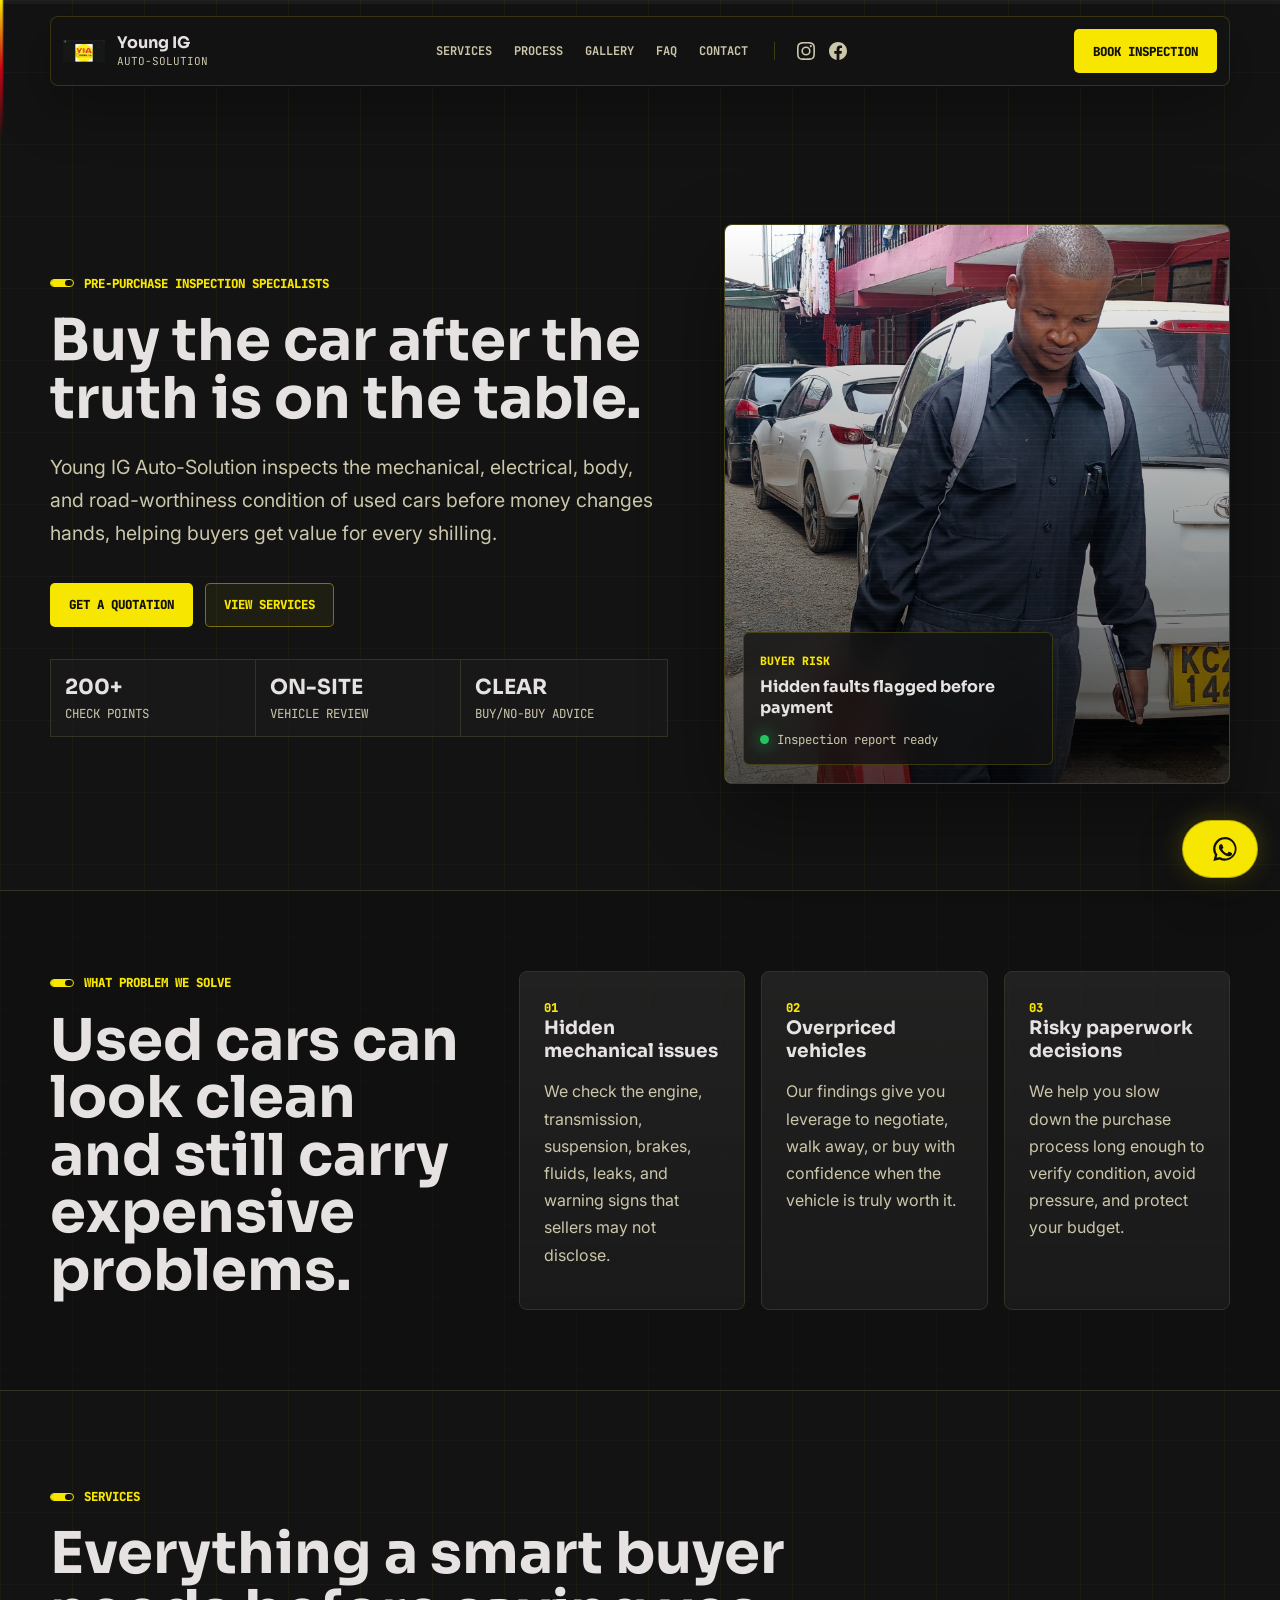
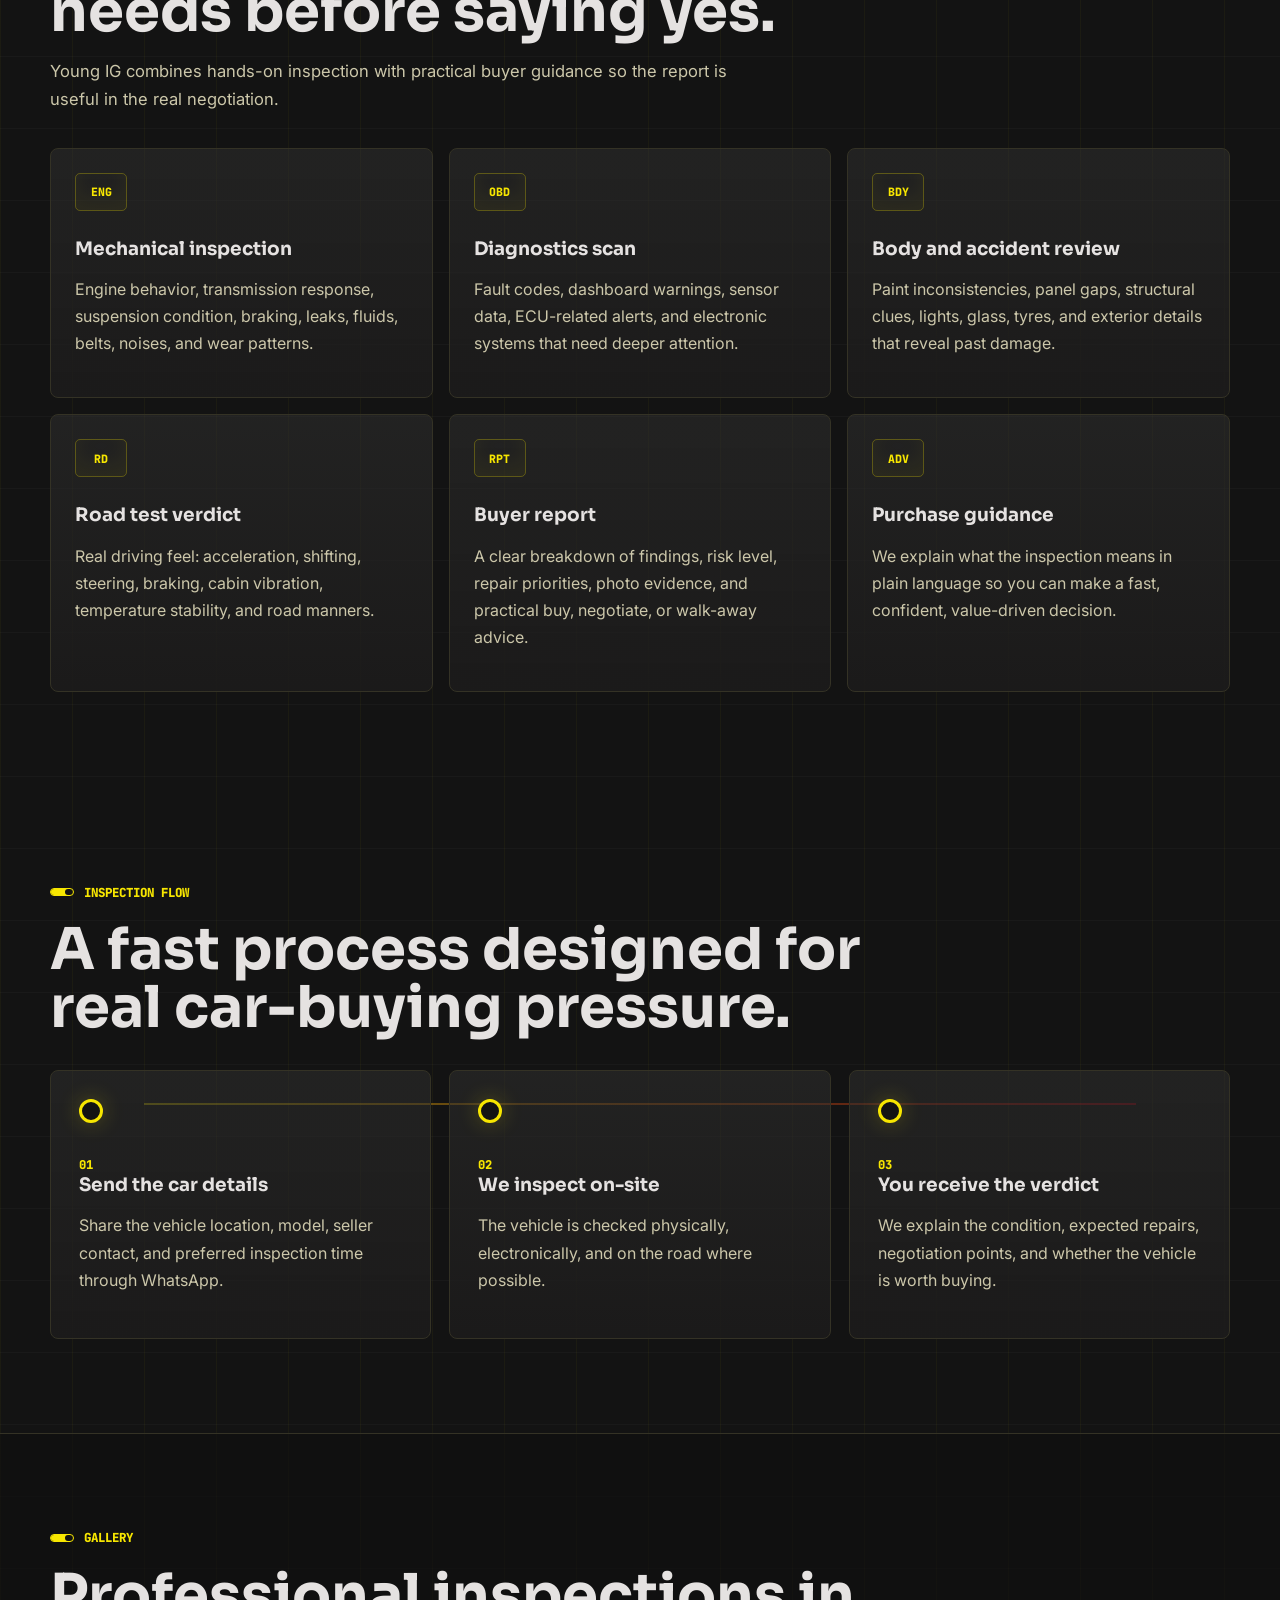
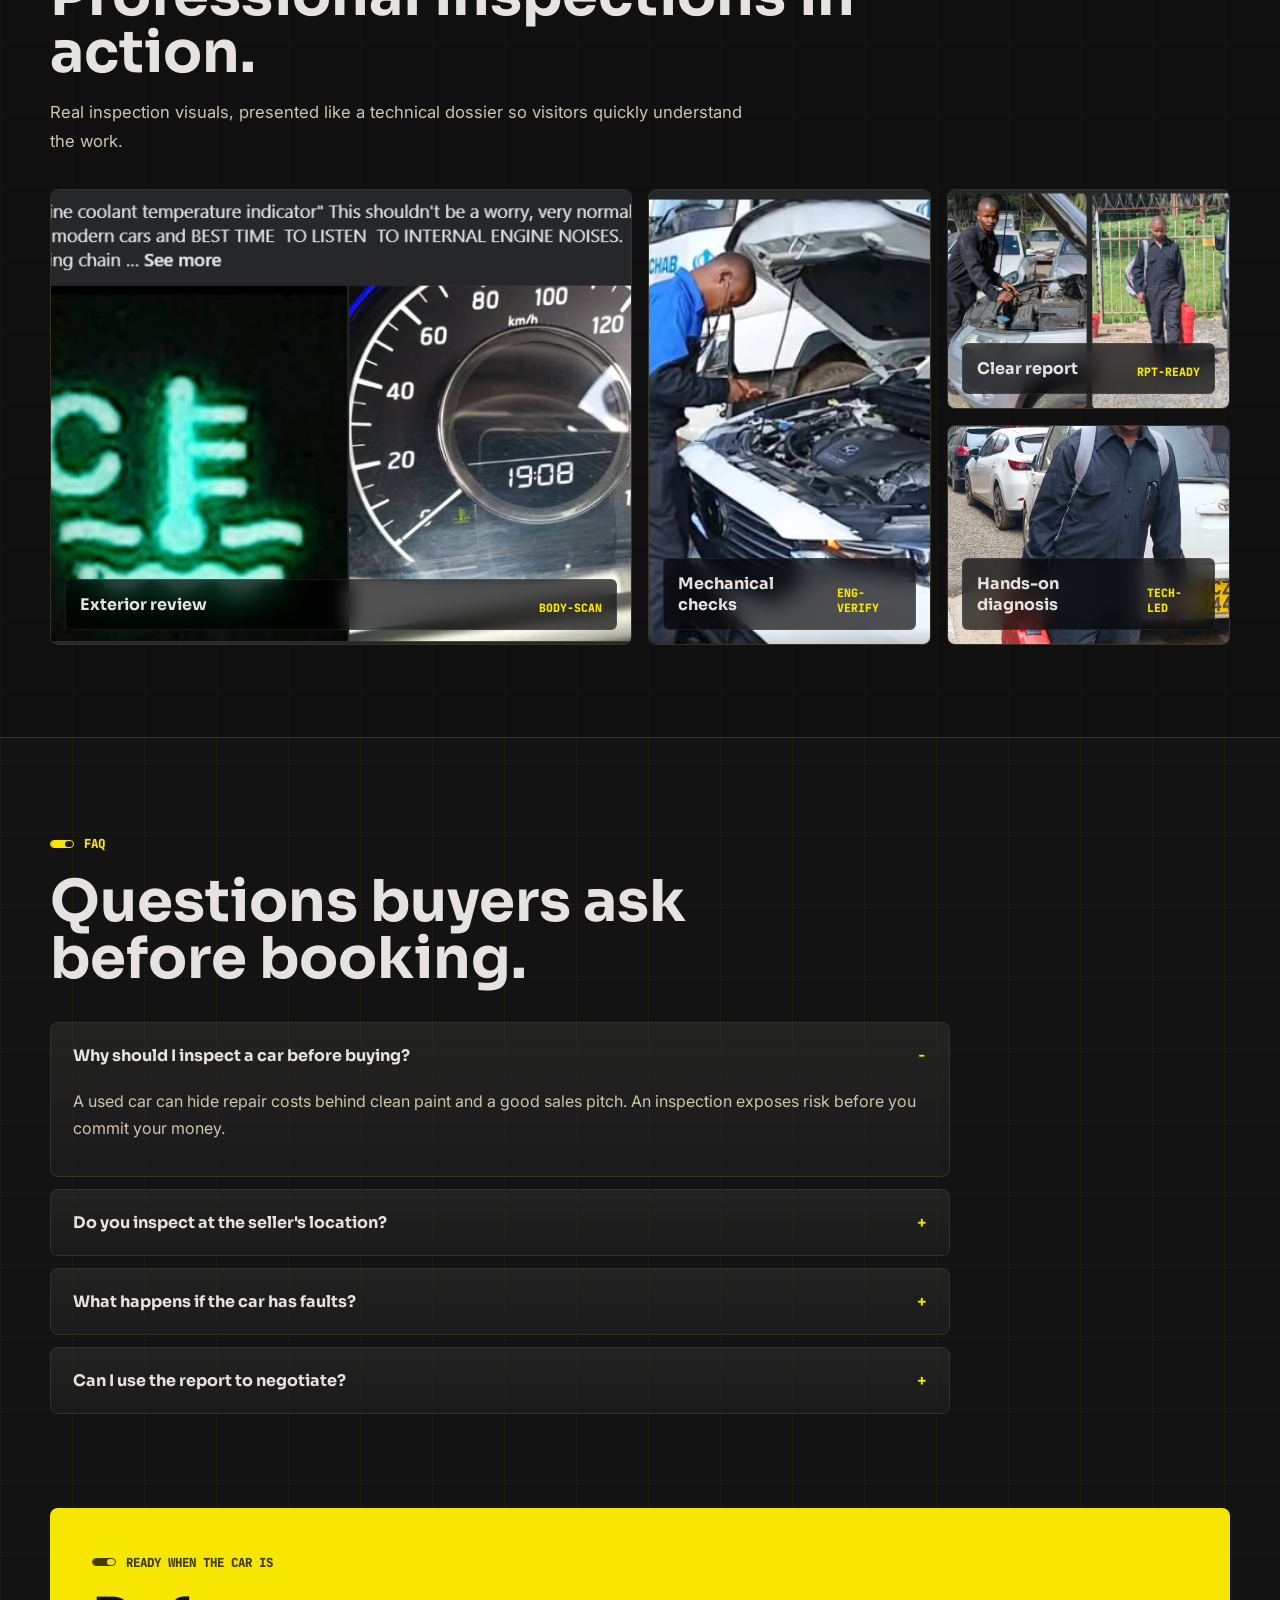
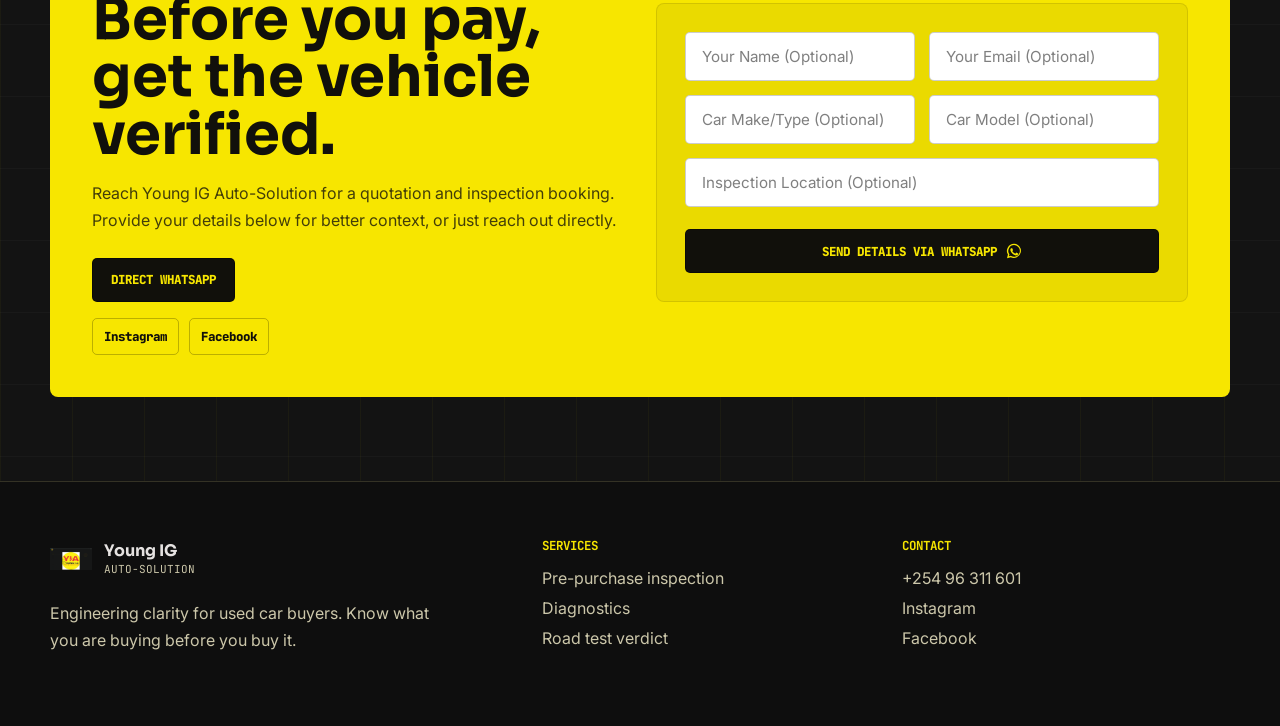
<file: index.html>
<!DOCTYPE html>
<html lang="en">
<head>
  <meta charset="UTF-8">
  <meta name="viewport" content="width=device-width, initial-scale=1.0">
  <link rel="icon" type="image/png" href="./media/Logo.png?v=2">
  <title>Young IG Auto-Solution | Car Pre-Purchase Inspection in Kenya</title>
  <meta name="description" content="Young IG Auto-Solution helps used car buyers avoid costly mistakes through expert pre-purchase inspection, diagnostics, road tests, body checks, and clear buying reports.">
  <meta name="keywords" content="car pre-purchase inspection Kenya, used car inspection Nairobi, Young IG Auto-Solution, vehicle inspection, car diagnostics Kenya">
  <meta property="og:title" content="Young IG Auto-Solution">
  <meta property="og:description" content="Know the real condition of a car before you pay. Expert pre-purchase inspections, diagnostics, road tests, and buying reports.">
  <meta property="og:type" content="website">
  <meta property="og:image" content="media/Mech_.jpg">
  <link rel="preconnect" href="https://fonts.googleapis.com">
  <link rel="preconnect" href="https://fonts.gstatic.com" crossorigin>
  <link href="https://fonts.googleapis.com/css2?family=Inter:wght@400;500;600;700&family=JetBrains+Mono:wght@500;700&family=Sora:wght@600;700;800&display=swap" rel="stylesheet">
  <link rel="stylesheet" href="styles.css">
  <!-- Vercel Web Analytics -->
  <script defer src="https://cdn.vercel-insights.com/v1/script.js"></script>
</head>
<body>
  <div class="ignition-line" aria-hidden="true"></div>
  <div class="speed-progress" aria-hidden="true"><span></span></div>
  <div class="scroll-car" aria-hidden="true">
    <svg xmlns="http://www.w3.org/2000/svg" viewBox="0 0 640 512" width="70" height="50" fill="var(--yellow)">
      <path d="M280 48L110.1 161.2C98.4 169 91.1 182.2 88.5 196.4L73.1 280H32c-17.7 0-32 14.3-32 32v64c0 17.7 14.3 32 32 32h16.5c10.4 44.8 51 78.4 99.5 78.4s89.1-33.6 99.5-78.4H424.5c10.4 44.8 51 78.4 99.5 78.4s89.1-33.6 99.5-78.4H608c17.7 0 32-14.3 32-32v-64c0-44.2-35.8-80-80-80H560.8c-9.1-40.4-44-72.2-86.8-77.9l-58.6-29.3C386 117.7 348 104.9 308.2 104.9L280 48zm-8 416c-26.5 0-48-21.5-48-48s21.5-48 48-48 48 21.5 48 48-21.5 48-48 48zm256 0c-26.5 0-48-21.5-48-48s21.5-48 48-48 48 21.5 48 48-21.5 48-48 48zm-413.5-240l14.6-79.3c1.3-7.1 5-13.7 10.8-17.6L240 76.8l20.4 40.8c-28.5 6.7-55.6 18.5-80.4 34.6L114.5 224H88l26.5-144zM320 288H152l19.5-106.1c25.4-15.6 54.1-26.6 84.1-31.9H320v138z"/>
    </svg>
  </div>

  <header class="site-header" data-reveal>
    <a class="brand" href="#home" aria-label="Young IG Auto-Solution home">
      <img src="media/Logo.png" alt="Young IG Logo" class="brand-logo">
      <span>
        <strong>Young IG</strong>
        <small>Auto-Solution</small>
      </span>
    </a>
    <button class="nav-toggle" type="button" aria-label="Open navigation" aria-expanded="false">
      <span></span><span></span><span></span>
    </button>
    <nav class="nav-links" aria-label="Primary navigation">
      <a href="#services">Services</a>
      <a href="#process">Process</a>
      <a href="#gallery">Gallery</a>
      <a href="#faq">FAQ</a>
      <a href="#contact">Contact</a>
      <div class="nav-socials">
        <a href="https://www.instagram.com/wahome_i/" target="_blank" rel="noopener" aria-label="Instagram">
          <svg viewBox="0 0 24 24" aria-hidden="true">
            <path d="M12 2.163c3.204 0 3.584.012 4.85.07 3.252.148 4.771 1.691 4.919 4.919.058 1.265.069 1.645.069 4.849 0 3.205-.012 3.584-.069 4.849-.149 3.225-1.664 4.771-4.919 4.919-1.266.058-1.644.07-4.85.07-3.204 0-3.584-.012-4.849-.07-3.26-.149-4.771-1.699-4.919-4.92-.058-1.265-.07-1.644-.07-4.849 0-3.204.013-3.583.07-4.849.149-3.227 1.664-4.771 4.919-4.919 1.266-.057 1.645-.069 4.849-.069zM12 0C8.741 0 8.333.014 7.053.072 2.695.272.273 2.69.073 7.052.014 8.333 0 8.741 0 12c0 3.259.014 3.668.072 4.948.2 4.358 2.618 6.78 6.98 6.98C8.333 23.986 8.741 24 12 24c3.259 0 3.668-.014 4.948-.072 4.354-.2 6.782-2.618 6.979-6.98.059-1.28.073-1.689.073-4.948 0-3.259-.014-3.667-.072-4.947-.196-4.354-2.617-6.78-6.979-6.98C15.668.014 15.259 0 12 0zm0 5.838a6.162 6.162 0 100 12.324 6.162 6.162 0 000-12.324zM12 16a4 4 0 110-8 4 4 0 010 8zm6.406-11.845a1.44 1.44 0 100 2.881 1.44 1.44 0 000-2.881z"/>
          </svg>
        </a>
        <a href="https://www.facebook.com/ian.wahome.58" target="_blank" rel="noopener" aria-label="Facebook">
          <svg viewBox="0 0 24 24" aria-hidden="true">
            <path d="M24 12.073c0-6.627-5.373-12-12-12s-12 5.373-12 12c0 5.99 4.388 10.954 10.125 11.854v-8.385H7.078v-3.469h3.047V9.43c0-3.007 1.792-4.669 4.533-4.669 1.312 0 2.686.235 2.686.235v2.953H15.83c-1.491 0-1.956.925-1.956 1.874v2.25h3.328l-.532 3.469h-2.796v8.385C19.612 23.027 24 18.062 24 12.073z"/>
          </svg>
        </a>
      </div>
    </nav>
    <a class="header-cta" href="https://wa.me/254796311601?text=Hello%20Young%20IG%20Auto-Solution%2C%20I%20would%20like%20a%20quotation%20for%20a%20car%20pre-purchase%20inspection." target="_blank" rel="noopener">Book Inspection</a>
  </header>

  <main id="home">
    <section class="hero section-shell">
      <div class="hero-copy" data-reveal>
        <p class="eyebrow"><span></span> Pre-purchase inspection specialists</p>
        <h2>Buy the car after the truth is on the table.</h2>
        <p class="hero-lede">Young IG Auto-Solution inspects the mechanical, electrical, body, and road-worthiness condition of used cars before money changes hands, helping buyers get value for every shilling.</p>
        <div class="hero-actions">
          <a class="btn btn-primary" href="https://wa.me/254796311601?text=Hello%20Young%20IG%20Auto-Solution%2C%20I%20would%20like%20a%20quotation%20for%20a%20car%20pre-purchase%20inspection." target="_blank" rel="noopener">Get a Quotation</a>
          <a class="btn btn-ghost" href="#services">View Services</a>
        </div>
        <div class="trust-strip" aria-label="Inspection highlights">
          <span><b>200+</b> check points</span>
          <span><b>On-site</b> vehicle review</span>
          <span><b>Clear</b> buy/no-buy advice</span>
        </div>
      </div>

      <div class="hero-dashboard" data-reveal>
        <img src="media/Mech_.jpg" alt="Mechanic performing a Young IG vehicle inspection">
        <div class="scan-card scan-card-bottom">
          <small>BUYER RISK</small>
          <strong>Hidden faults flagged before payment</strong>
          <div class="status-row"><i></i><span>Inspection report ready</span></div>
        </div>
      </div>
    </section>

    <section class="problem-band" aria-label="Problems solved">
      <div class="section-shell problem-grid">
        <div data-reveal>
          <p class="eyebrow"><span></span> What problem we solve</p>
          <h2>Used cars can look clean and still carry expensive problems.</h2>
        </div>
        <div class="problem-cards">
          <article data-reveal>
            <span>01</span>
            <h3>Hidden mechanical issues</h3>
            <p>We check the engine, transmission, suspension, brakes, fluids, leaks, and warning signs that sellers may not disclose.</p>
          </article>
          <article data-reveal>
            <span>02</span>
            <h3>Overpriced vehicles</h3>
            <p>Our findings give you leverage to negotiate, walk away, or buy with confidence when the vehicle is truly worth it.</p>
          </article>
          <article data-reveal>
            <span>03</span>
            <h3>Risky paperwork decisions</h3>
            <p>We help you slow down the purchase process long enough to verify condition, avoid pressure, and protect your budget.</p>
          </article>
        </div>
      </div>
    </section>

    <section id="services" class="section-shell services">
      <div class="section-heading" data-reveal>
        <p class="eyebrow"><span></span> Services</p>
        <h2>Everything a smart buyer needs before saying yes.</h2>
        <p>Young IG combines hands-on inspection with practical buyer guidance so the report is useful in the real negotiation.</p>
      </div>
      <div class="service-grid">
        <article class="service-card" data-reveal>
          <div class="icon">ENG</div>
          <h3>Mechanical inspection</h3>
          <p>Engine behavior, transmission response, suspension condition, braking, leaks, fluids, belts, noises, and wear patterns.</p>
        </article>
        <article class="service-card" data-reveal>
          <div class="icon">OBD</div>
          <h3>Diagnostics scan</h3>
          <p>Fault codes, dashboard warnings, sensor data, ECU-related alerts, and electronic systems that need deeper attention.</p>
        </article>
        <article class="service-card" data-reveal>
          <div class="icon">BDY</div>
          <h3>Body and accident review</h3>
          <p>Paint inconsistencies, panel gaps, structural clues, lights, glass, tyres, and exterior details that reveal past damage.</p>
        </article>
        <article class="service-card" data-reveal>
          <div class="icon">RD</div>
          <h3>Road test verdict</h3>
          <p>Real driving feel: acceleration, shifting, steering, braking, cabin vibration, temperature stability, and road manners.</p>
        </article>
        <article class="service-card" data-reveal>
          <div class="icon">RPT</div>
          <h3>Buyer report</h3>
          <p>A clear breakdown of findings, risk level, repair priorities, photo evidence, and practical buy, negotiate, or walk-away advice.</p>
        </article>
        <article class="service-card" data-reveal>
          <div class="icon">ADV</div>
          <h3>Purchase guidance</h3>
          <p>We explain what the inspection means in plain language so you can make a fast, confident, value-driven decision.</p>
        </article>
      </div>
    </section>

    <section id="process" class="section-shell process">
      <div class="section-heading" data-reveal>
        <p class="eyebrow"><span></span> Inspection flow</p>
        <h2>A fast process designed for real car-buying pressure.</h2>
      </div>
      <div class="timeline">
        <article data-reveal>
          <span>01</span>
          <h3>Send the car details</h3>
          <p>Share the vehicle location, model, seller contact, and preferred inspection time through WhatsApp.</p>
        </article>
        <article data-reveal>
          <span>02</span>
          <h3>We inspect on-site</h3>
          <p>The vehicle is checked physically, electronically, and on the road where possible.</p>
        </article>
        <article data-reveal>
          <span>03</span>
          <h3>You receive the verdict</h3>
          <p>We explain the condition, expected repairs, negotiation points, and whether the vehicle is worth buying.</p>
        </article>
      </div>
    </section>

    <section id="gallery" class="gallery-section">
      <div class="section-shell">
        <div class="section-heading" data-reveal>
          <p class="eyebrow"><span></span> Gallery</p>
          <h2>Professional inspections in action.</h2>
          <p>Real inspection visuals, presented like a technical dossier so visitors quickly understand the work.</p>
        </div>
        <div class="gallery-grid">
          <figure class="gallery-item large" data-reveal>
            <img src="media/Screenshot 2026-07-08 121941.png" alt="Young IG car inspection documentation">
            <figcaption><b>Exterior review</b><span>BODY-SCAN</span></figcaption>
          </figure>
          <figure class="gallery-item tall" data-reveal>
            <img src="media/Screenshot 2026-07-08 122027.png" alt="Vehicle inspection close-up">
            <figcaption><b>Mechanical checks</b><span>ENG-VERIFY</span></figcaption>
          </figure>
          <figure class="gallery-item" data-reveal>
            <img src="media/Screenshot 2026-07-08 122105.png" alt="Inspection report and vehicle review">
            <figcaption><b>Clear report</b><span>RPT-READY</span></figcaption>
          </figure>
          <figure class="gallery-item" data-reveal>
            <img src="media/Mech_.jpg" alt="Mechanic inspecting a vehicle">
            <figcaption><b>Hands-on diagnosis</b><span>TECH-LED</span></figcaption>
          </figure>
        </div>
      </div>
    </section>

    <section id="faq" class="section-shell faq-section">
      <div class="section-heading" data-reveal>
        <p class="eyebrow"><span></span> FAQ</p>
        <h2>Questions buyers ask before booking.</h2>
      </div>
      <div class="faq-list" data-reveal>
        <details open>
          <summary>Why should I inspect a car before buying?</summary>
          <p>A used car can hide repair costs behind clean paint and a good sales pitch. An inspection exposes risk before you commit your money.</p>
        </details>
        <details>
          <summary>Do you inspect at the seller's location?</summary>
          <p>Yes. Share the vehicle location and timing through WhatsApp, and Young IG will guide you on availability and quotation.</p>
        </details>
        <details>
          <summary>What happens if the car has faults?</summary>
          <p>You receive a clear explanation of the faults, likely impact, repair priority, and whether to negotiate, pause, or walk away.</p>
        </details>
        <details>
          <summary>Can I use the report to negotiate?</summary>
          <p>Yes. The inspection findings help you discuss price from evidence instead of guesswork.</p>
        </details>
      </div>
    </section>

    <section id="contact" class="cta-panel section-shell" data-reveal>
      <div>
        <p class="eyebrow dark"><span></span> Ready when the car is</p>
        <h2>Before you pay, get the vehicle verified.</h2>
        <p>Reach Young IG Auto-Solution for a quotation and inspection booking. Provide your details below for better context, or just reach out directly.</p>
        <div class="cta-actions" style="justify-items: start; margin-top: 24px;">
          <a class="btn btn-dark" href="https://wa.me/254796311601?text=Hello%20Young%20IG%20Auto-Solution%2C%20I%20would%20like%20a%20quotation%20for%20a%20car%20pre-purchase%20inspection." target="_blank" rel="noopener">Direct WhatsApp</a>
          <div class="socials" aria-label="Social media links">
            <a href="https://www.instagram.com/wahome_i/" target="_blank" rel="noopener">Instagram</a>
            <a href="https://www.facebook.com/ian.wahome.58" target="_blank" rel="noopener">Facebook</a>
          </div>
        </div>
      </div>
      <div class="contact-form-wrapper">
        <form id="wa-contact-form" class="wa-form">
          <div class="form-row">
            <input type="text" id="wa-name" placeholder="Your Name (Optional)">
            <input type="email" id="wa-email" placeholder="Your Email (Optional)">
          </div>
          <div class="form-row">
            <input type="text" id="wa-make" placeholder="Car Make/Type (Optional)">
            <input type="text" id="wa-model" placeholder="Car Model (Optional)">
          </div>
          <input type="text" id="wa-location" placeholder="Inspection Location (Optional)">
          <button type="submit" class="btn btn-dark" style="width: 100%; margin-top: 8px;">
            Send details via WhatsApp
            <svg viewBox="0 0 32 32" aria-hidden="true" style="width:18px;height:18px;margin-left:8px;fill:currentColor;vertical-align:middle;">
              <path d="M16.04 3.2A12.65 12.65 0 0 0 5.23 22.4L3.6 28.8l6.56-1.56A12.65 12.65 0 1 0 16.04 3.2Zm0 2.35a10.3 10.3 0 0 1 8.78 15.68 10.3 10.3 0 0 1-13.8 3.58l-.47-.28-3.55.84.88-3.43-.31-.5A10.3 10.3 0 0 1 16.04 5.55Zm-4.4 5.34c-.23 0-.6.08-.91.43-.31.34-1.2 1.17-1.2 2.84 0 1.68 1.23 3.3 1.4 3.53.17.23 2.38 3.82 5.86 5.2 2.9 1.15 3.49.92 4.12.86.63-.06 2.03-.83 2.32-1.63.29-.8.29-1.49.2-1.63-.08-.14-.31-.23-.66-.4-.34-.18-2.03-1-2.34-1.12-.31-.11-.54-.17-.77.18-.23.34-.89 1.11-1.09 1.34-.2.23-.4.26-.74.09-.34-.18-1.45-.53-2.76-1.7-1.02-.9-1.71-2.03-1.91-2.37-.2-.35-.02-.54.15-.71.16-.15.34-.4.52-.6.17-.2.23-.34.34-.57.12-.23.06-.43-.03-.6-.09-.18-.77-1.86-1.06-2.55-.28-.67-.56-.58-.77-.59h-.67Z"/>
            </svg>
          </button>
        </form>
      </div>
    </section>
  </main>

  <footer class="site-footer">
    <div class="section-shell footer-grid">
      <div>
        <a class="brand" href="#home">
          <img src="media/Logo.png" alt="Young IG Logo" class="brand-logo">
          <span><strong>Young IG</strong><small>Auto-Solution</small></span>
        </a>
        <p>Engineering clarity for used car buyers. Know what you are buying before you buy it.</p>
      </div>
      <div>
        <h3>Services</h3>
        <a href="#services">Pre-purchase inspection</a>
        <a href="#services">Diagnostics</a>
        <a href="#services">Road test verdict</a>
      </div>
      <div>
        <h3>Contact</h3>
        <a href="https://wa.me/254796311601" target="_blank" rel="noopener">+254 96 311 601</a>
        <a href="https://www.instagram.com/wahome_i/" target="_blank" rel="noopener">Instagram</a>
        <a href="https://www.facebook.com/ian.wahome.58" target="_blank" rel="noopener">Facebook</a>
      </div>
    </div>
  </footer>

  <a class="whatsapp-float" href="https://wa.me/254796311601?text=Hello%20Young%20IG%20Auto-Solution%2C%20I%20would%20like%20a%20quotation%20for%20a%20car%20pre-purchase%20inspection." target="_blank" rel="noopener" aria-label="Contact Young IG on WhatsApp for a quotation">
    <span>Contact for a Quotation</span>
    <svg viewBox="0 0 32 32" aria-hidden="true">
      <path d="M16.04 3.2A12.65 12.65 0 0 0 5.23 22.4L3.6 28.8l6.56-1.56A12.65 12.65 0 1 0 16.04 3.2Zm0 2.35a10.3 10.3 0 0 1 8.78 15.68 10.3 10.3 0 0 1-13.8 3.58l-.47-.28-3.55.84.88-3.43-.31-.5A10.3 10.3 0 0 1 16.04 5.55Zm-4.4 5.34c-.23 0-.6.08-.91.43-.31.34-1.2 1.17-1.2 2.84 0 1.68 1.23 3.3 1.4 3.53.17.23 2.38 3.82 5.86 5.2 2.9 1.15 3.49.92 4.12.86.63-.06 2.03-.83 2.32-1.63.29-.8.29-1.49.2-1.63-.08-.14-.31-.23-.66-.4-.34-.18-2.03-1-2.34-1.12-.31-.11-.54-.17-.77.18-.23.34-.89 1.11-1.09 1.34-.2.23-.4.26-.74.09-.34-.18-1.45-.53-2.76-1.7-1.02-.9-1.71-2.03-1.91-2.37-.2-.35-.02-.54.15-.71.16-.15.34-.4.52-.6.17-.2.23-.34.34-.57.12-.23.06-.43-.03-.6-.09-.18-.77-1.86-1.06-2.55-.28-.67-.56-.58-.77-.59h-.67Z"/>
    </svg>
  </a>

  <script src="script.js"></script>
</body>
</html>
</file>
<file: styles.css>
:root {
  --bg: #131313;
  --panel: #1c1b1b;
  --panel-high: #242424;
  --panel-top: #353534;
  --text: #e5e2e1;
  --muted: #ccc7aa;
  --faint: #969177;
  --line: #343225;
  --yellow: #f7e600;
  --yellow-deep: #d9c900;
  --red: #ce0217;
  --green: #22c55e;
  --black: #11100b;
  --radius: 8px;
  --max: 1180px;
}

* {
  box-sizing: border-box;
}

html {
  scroll-behavior: smooth;
}

body {
  margin: 0;
  background:
    linear-gradient(90deg, rgba(247, 230, 0, 0.04) 1px, transparent 1px),
    linear-gradient(rgba(255, 255, 255, 0.025) 1px, transparent 1px),
    var(--bg);
  background-size: 72px 72px;
  color: var(--text);
  font-family: Inter, system-ui, -apple-system, BlinkMacSystemFont, "Segoe UI", sans-serif;
  overflow-x: hidden;
}

body.nav-open {
  overflow: hidden;
}

img {
  display: block;
  width: 100%;
}

a {
  color: inherit;
  text-decoration: none;
}

button,
a {
  -webkit-tap-highlight-color: transparent;
}

.ignition-line {
  position: fixed;
  inset: 0 auto 0 0;
  width: 3px;
  background: linear-gradient(var(--yellow), var(--red), transparent 85%);
  transform-origin: top;
  transform: scaleY(0);
  z-index: 80;
  pointer-events: none;
}

.speed-progress {
  position: fixed;
  top: 0;
  left: 0;
  right: 0;
  height: 4px;
  background: rgba(255, 255, 255, 0.04);
  z-index: 120;
}

.speed-progress span {
  display: block;
  width: 0%;
  height: 100%;
  background: linear-gradient(90deg, var(--yellow), #ffffff, var(--red));
  box-shadow: 0 0 18px rgba(247, 230, 0, 0.45);
}

.scroll-car {
  position: fixed;
  top: 4px;
  left: 0;
  z-index: 125;
  pointer-events: none;
  opacity: 0;
  transition: opacity 300ms ease;
  filter: drop-shadow(0 0 12px rgba(247, 230, 0, 0.4));
  will-change: transform;
}

.scroll-car svg {
  display: block;
  transform: scaleX(-1);
  width: 42px;
  height: 30px;
}

.section-shell {
  width: min(var(--max), calc(100% - 32px));
  margin: 0 auto;
}

.site-header {
  position: sticky;
  top: 16px;
  z-index: 100;
  width: min(var(--max), calc(100% - 32px));
  margin: 16px auto 0;
  display: grid;
  grid-template-columns: auto 1fr auto;
  align-items: center;
  gap: 24px;
  padding: 12px;
  border: 1px solid rgba(247, 230, 0, 0.16);
  border-radius: var(--radius);
  background: rgba(19, 19, 19, 0.78);
  backdrop-filter: blur(18px);
  box-shadow: 0 18px 60px rgba(0, 0, 0, 0.32);
}

.brand {
  display: inline-flex;
  align-items: center;
  gap: 12px;
  min-width: 0;
}

.brand-logo {
  display: block;
  width: 42px;
  height: 42px;
  object-fit: contain;
  border-radius: 6px;
}

.brand strong,
.brand small {
  display: block;
  line-height: 1;
}

.brand strong {
  font-family: Sora, sans-serif;
  font-size: 1rem;
}

.brand small {
  margin-top: 5px;
  color: var(--muted);
  font-family: "JetBrains Mono", monospace;
  font-size: 0.69rem;
  text-transform: uppercase;
}

.nav-links {
  justify-self: center;
  display: flex;
  align-items: center;
  gap: 22px;
  color: var(--muted);
  font-family: "JetBrains Mono", monospace;
  font-size: 0.75rem;
  font-weight: 700;
  text-transform: uppercase;
}

.nav-links a {
  position: relative;
  padding: 8px 0;
}

.nav-links a::after {
  content: "";
  position: absolute;
  right: 0;
  bottom: 0;
  left: 0;
  height: 2px;
  background: var(--yellow);
  transform: scaleX(0);
  transform-origin: left;
  transition: transform 220ms ease;
}

.nav-links a:hover,
.nav-links a.active {
  color: var(--yellow);
}

.nav-links a:hover::after,
.nav-links a.active::after {
  transform: scaleX(1);
}

.nav-links .nav-socials {
  display: flex;
  gap: 14px;
  align-items: center;
  border-left: 1px solid rgba(247, 230, 0, 0.2);
  padding-left: 22px;
  margin-left: 4px;
}

.nav-links .nav-socials a {
  padding: 0;
  display: flex;
  align-items: center;
  justify-content: center;
}

.nav-links .nav-socials a::after {
  display: none;
}

.nav-links .nav-socials svg {
  width: 18px;
  height: 18px;
  fill: currentColor;
  transition: transform 220ms ease, fill 220ms ease;
}

.nav-links .nav-socials a:hover svg {
  transform: scale(1.15);
  fill: var(--yellow);
}

.header-cta,
.btn {
  display: inline-flex;
  align-items: center;
  justify-content: center;
  min-height: 44px;
  border-radius: 5px;
  border: 1px solid transparent;
  padding: 12px 18px;
  font-family: "JetBrains Mono", monospace;
  font-size: 0.78rem;
  font-weight: 800;
  text-transform: uppercase;
  transition: transform 180ms ease, filter 180ms ease, border-color 180ms ease, background 180ms ease;
}

.header-cta,
.btn-primary {
  background: var(--yellow);
  color: var(--black);
}

.btn-ghost {
  border-color: rgba(247, 230, 0, 0.42);
  color: var(--yellow);
  background: rgba(247, 230, 0, 0.05);
}

.btn-dark {
  background: var(--black);
  color: var(--yellow);
  border-color: rgba(0, 0, 0, 0.4);
}

.header-cta:hover,
.btn:hover {
  transform: translateY(-2px);
  filter: brightness(1.08);
}

.nav-toggle {
  display: none;
  width: 44px;
  height: 44px;
  border: 1px solid rgba(247, 230, 0, 0.2);
  border-radius: 5px;
  background: rgba(255, 255, 255, 0.03);
  color: var(--text);
}

.nav-toggle span {
  display: block;
  width: 18px;
  height: 2px;
  margin: 4px auto;
  background: var(--yellow);
}

.hero {
  display: grid;
  grid-template-columns: minmax(0, 1fr) minmax(340px, 0.82fr);
  gap: 56px;
  align-items: center;
  min-height: calc(100vh - 96px);
  padding: 80px 0 48px;
}

.eyebrow {
  display: inline-flex;
  align-items: center;
  gap: 10px;
  margin: 0 0 18px;
  color: var(--yellow);
  font-family: "JetBrains Mono", monospace;
  font-size: 0.78rem;
  font-weight: 800;
  text-transform: uppercase;
}

.eyebrow span {
  width: 24px;
  height: 8px;
  border: 1px solid currentColor;
  border-radius: 999px;
  box-shadow: inset 14px 0 0 currentColor;
}

.eyebrow.dark {
  color: var(--black);
}

h1,
h2,
h3 {
  margin: 0;
  font-family: Sora, sans-serif;
  letter-spacing: 0;
}

h1 {
  max-width: 850px;
  font-size: clamp(3rem, 8vw, 6.8rem);
  line-height: 0.92;
  text-transform: uppercase;
}

h2 {
  font-size: clamp(2rem, 4.5vw, 4.4rem);
  line-height: 1;
}

h3 {
  font-size: 1.16rem;
  line-height: 1.25;
}

p {
  color: var(--muted);
  line-height: 1.7;
}

.hero-lede {
  max-width: 680px;
  margin: 24px 0 0;
  font-size: clamp(1.02rem, 2vw, 1.22rem);
}

.hero-actions {
  display: flex;
  flex-wrap: wrap;
  gap: 12px;
  margin: 32px 0;
}

.trust-strip {
  display: grid;
  grid-template-columns: repeat(3, minmax(0, 1fr));
  max-width: 760px;
  border: 1px solid var(--line);
  background: rgba(28, 27, 27, 0.65);
}

.trust-strip span {
  min-height: 74px;
  padding: 14px;
  border-right: 1px solid var(--line);
  color: var(--muted);
  font-family: "JetBrains Mono", monospace;
  font-size: 0.78rem;
  text-transform: uppercase;
}

.trust-strip span:last-child {
  border-right: 0;
}

.trust-strip b {
  display: block;
  margin-bottom: 5px;
  color: var(--text);
  font-family: Sora, sans-serif;
  font-size: 1.3rem;
}

.hero-dashboard {
  position: relative;
  min-height: 560px;
  border: 1px solid rgba(247, 230, 0, 0.18);
  border-radius: var(--radius);
  overflow: hidden;
  background: var(--panel);
  box-shadow: inset 0 0 0 1px rgba(255, 255, 255, 0.03), 0 30px 80px rgba(0, 0, 0, 0.38);
}

.hero-dashboard::before {
  content: "";
  position: absolute;
  inset: 0;
  background:
    linear-gradient(180deg, transparent, rgba(0, 0, 0, 0.7)),
    repeating-linear-gradient(0deg, rgba(255, 255, 255, 0.04) 0 1px, transparent 1px 7px);
  pointer-events: none;
  z-index: 1;
}

.hero-dashboard img {
  position: absolute;
  inset: 0;
  width: 100%;
  height: 100%;
  object-fit: cover;
  object-position: center top;
  filter: saturate(0.92) contrast(1.08);
  transform: scale(1.02);
  transform-origin: center;
}

.scan-card {
  position: absolute;
  z-index: 2;
  width: min(310px, calc(100% - 32px));
  padding: 16px;
  border: 1px solid rgba(247, 230, 0, 0.18);
  border-radius: 6px;
  background: rgba(19, 19, 19, 0.78);
  backdrop-filter: blur(14px);
}

.scan-card-top {
  top: 18px;
  right: 18px;
}

.scan-card-bottom {
  left: 18px;
  bottom: 18px;
}

.scan-card small,
.gallery-item span {
  color: var(--yellow);
  font-family: "JetBrains Mono", monospace;
  font-size: 0.72rem;
  font-weight: 800;
  text-transform: uppercase;
}

.scan-card strong {
  display: block;
  margin-top: 8px;
  font-family: Sora, sans-serif;
  line-height: 1.3;
}

.gauge {
  height: 9px;
  margin-top: 14px;
  border-radius: 999px;
  background: rgba(255, 255, 255, 0.1);
  overflow: hidden;
}

.gauge span {
  display: block;
  width: var(--score);
  height: 100%;
  border-radius: inherit;
  background: linear-gradient(90deg, var(--green), var(--yellow));
  box-shadow: 0 0 18px rgba(247, 230, 0, 0.45);
}

.status-row {
  display: flex;
  align-items: center;
  gap: 8px;
  margin-top: 12px;
  color: var(--muted);
  font-family: "JetBrains Mono", monospace;
  font-size: 0.78rem;
}

.status-row i {
  width: 9px;
  height: 9px;
  border-radius: 50%;
  background: var(--green);
  box-shadow: 0 0 16px var(--green);
}

.problem-band,
.gallery-section {
  border-block: 1px solid var(--line);
  background: rgba(14, 14, 14, 0.58);
}

.problem-grid {
  display: grid;
  grid-template-columns: 0.75fr 1.25fr;
  gap: 42px;
  padding: 80px 0;
}

.problem-cards,
.service-grid {
  display: grid;
  grid-template-columns: repeat(3, minmax(0, 1fr));
  gap: 16px;
}

.problem-cards article,
.service-card,
.timeline article,
.faq-list details {
  border: 1px solid var(--line);
  border-radius: var(--radius);
  background: linear-gradient(180deg, rgba(53, 53, 52, 0.45), rgba(28, 27, 27, 0.86));
}

.problem-cards article,
.service-card {
  padding: 24px;
  transition: transform 220ms ease, border-color 220ms ease, box-shadow 220ms ease;
}

.problem-cards article:hover,
.service-card:hover {
  transform: translateY(-5px);
  border-color: rgba(247, 230, 0, 0.4);
  box-shadow: 0 0 34px rgba(247, 230, 0, 0.06);
}

.problem-cards span,
.timeline span {
  color: var(--yellow);
  font-family: "JetBrains Mono", monospace;
  font-size: 0.76rem;
  font-weight: 800;
}

.services,
.process,
.faq-section {
  padding: 94px 0;
}

.section-heading {
  max-width: 820px;
  margin-bottom: 34px;
}

.section-heading p:not(.eyebrow) {
  max-width: 700px;
  font-size: 1.04rem;
}

.icon {
  display: inline-grid;
  place-items: center;
  width: 52px;
  height: 38px;
  margin-bottom: 26px;
  border: 1px solid rgba(247, 230, 0, 0.28);
  border-radius: 5px;
  color: var(--yellow);
  font-family: "JetBrains Mono", monospace;
  font-size: 0.72rem;
  font-weight: 800;
  box-shadow: inset 0 -12px 20px rgba(247, 230, 0, 0.05);
}

.timeline {
  position: relative;
  display: grid;
  grid-template-columns: repeat(3, 1fr);
  gap: 18px;
}

.timeline::before {
  content: "";
  position: absolute;
  top: 33px;
  right: 8%;
  left: 8%;
  height: 2px;
  background: linear-gradient(90deg, var(--yellow), var(--red));
  opacity: 0.4;
}

.timeline article {
  position: relative;
  padding: 28px;
}

.timeline article::before {
  content: "";
  display: block;
  width: 18px;
  height: 18px;
  margin-bottom: 30px;
  border: 3px solid var(--yellow);
  border-radius: 50%;
  background: var(--bg);
  box-shadow: 0 0 22px rgba(247, 230, 0, 0.24);
}

.gallery-section {
  padding: 92px 0;
}

.gallery-grid {
  display: grid;
  grid-template-columns: repeat(4, 1fr);
  grid-auto-rows: 220px;
  gap: 16px;
}

.gallery-item {
  position: relative;
  margin: 0;
  border: 1px solid var(--line);
  border-radius: var(--radius);
  overflow: hidden;
  background: var(--panel);
}

.gallery-item.large {
  grid-column: span 2;
  grid-row: span 2;
}

.gallery-item.tall {
  grid-row: span 2;
}

.gallery-item img {
  height: 100%;
  object-fit: cover;
  transition: transform 600ms ease, filter 600ms ease;
}

.gallery-item:hover img {
  transform: scale(1.07);
  filter: saturate(1.08) contrast(1.08);
}

.gallery-item figcaption {
  position: absolute;
  right: 14px;
  bottom: 14px;
  left: 14px;
  display: flex;
  align-items: end;
  justify-content: space-between;
  gap: 14px;
  padding: 14px;
  border: 1px solid rgba(255, 255, 255, 0.07);
  border-radius: 6px;
  background: rgba(0, 0, 0, 0.68);
  backdrop-filter: blur(10px);
}

.gallery-item b {
  font-family: Sora, sans-serif;
}

.faq-list {
  display: grid;
  gap: 12px;
  max-width: 900px;
}

.faq-list details {
  padding: 0 22px;
}

.faq-list summary {
  cursor: pointer;
  padding: 22px 0;
  color: var(--text);
  font-family: Sora, sans-serif;
  font-weight: 700;
  list-style: none;
}

.faq-list summary::-webkit-details-marker {
  display: none;
}

.faq-list summary::after {
  content: "+";
  float: right;
  color: var(--yellow);
  font-family: "JetBrains Mono", monospace;
}

.faq-list details[open] summary::after {
  content: "-";
}

.faq-list p {
  margin-top: 0;
  padding-bottom: 18px;
}

.cta-panel {
  display: grid;
  grid-template-columns: 1fr 1fr;
  gap: 32px;
  align-items: center;
  margin-bottom: 84px;
  padding: 42px;
  border-radius: var(--radius);
  background: var(--yellow);
  color: var(--black);
}

.wa-form {
  display: grid;
  gap: 14px;
  background: rgba(0, 0, 0, 0.05);
  padding: 28px;
  border-radius: var(--radius);
  border: 1px solid rgba(0, 0, 0, 0.1);
}

.wa-form .form-row {
  display: grid;
  grid-template-columns: 1fr 1fr;
  gap: 14px;
}

.wa-form input {
  width: 100%;
  padding: 14px 16px;
  background: #ffffff;
  border: 1px solid rgba(0, 0, 0, 0.2);
  border-radius: 5px;
  color: var(--black);
  font-family: Inter, sans-serif;
  font-size: 0.95rem;
  transition: border-color 200ms ease, box-shadow 200ms ease;
}

.wa-form input::placeholder {
  color: rgba(0, 0, 0, 0.5);
}

.wa-form input:focus {
  outline: none;
  border-color: var(--black);
  box-shadow: 0 0 0 3px rgba(0, 0, 0, 0.1);
}

.cta-panel h2,
.cta-panel p {
  color: var(--black);
}

.cta-panel p {
  max-width: 650px;
  opacity: 0.78;
}

.cta-actions {
  display: grid;
  gap: 16px;
  justify-items: end;
}

.socials {
  display: flex;
  flex-wrap: wrap;
  gap: 10px;
}

.socials a {
  padding: 9px 11px;
  border: 1px solid rgba(0, 0, 0, 0.24);
  border-radius: 5px;
  color: var(--black);
  font-family: "JetBrains Mono", monospace;
  font-size: 0.78rem;
  font-weight: 800;
}

.site-footer {
  padding: 56px 0;
  border-top: 1px solid var(--line);
  background: #0e0e0e;
}

.footer-grid {
  display: grid;
  grid-template-columns: 1.4fr 1fr 1fr;
  gap: 32px;
}

.footer-grid p {
  max-width: 390px;
}

.footer-grid h3 {
  margin-bottom: 14px;
  color: var(--yellow);
  font-family: "JetBrains Mono", monospace;
  font-size: 0.78rem;
  text-transform: uppercase;
}

.footer-grid a:not(.brand) {
  display: block;
  margin: 10px 0;
  color: var(--muted);
}

.whatsapp-float {
  position: fixed;
  right: 22px;
  bottom: 22px;
  z-index: 130;
  display: inline-flex;
  align-items: center;
  justify-content: center;
  gap: 10px;
  height: 58px;
  min-width: 58px;
  padding: 0 17px;
  border: 1px solid rgba(0, 0, 0, 0.26);
  border-radius: 999px;
  background: var(--yellow);
  color: var(--black);
  box-shadow: 0 14px 44px rgba(0, 0, 0, 0.36), 0 0 26px rgba(247, 230, 0, 0.24);
  transition: transform 180ms ease, filter 180ms ease;
}

.whatsapp-float span {
  max-width: 0;
  overflow: hidden;
  white-space: nowrap;
  font-family: "JetBrains Mono", monospace;
  font-size: 0.78rem;
  font-weight: 800;
  text-transform: uppercase;
  transition: max-width 240ms ease;
}

.whatsapp-float svg {
  width: 30px;
  height: 30px;
  fill: currentColor;
  flex: 0 0 auto;
}

.whatsapp-float:hover {
  transform: translateY(-3px) scale(1.02);
  filter: brightness(1.05);
}

.whatsapp-float:hover span {
  max-width: 230px;
}

[data-reveal] {
  opacity: 0;
  transform: translateY(24px);
  transition: opacity 650ms ease, transform 650ms ease;
}

[data-reveal].is-visible {
  opacity: 1;
  transform: translateY(0);
}

@media (prefers-reduced-motion: reduce) {
  *,
  *::before,
  *::after {
    scroll-behavior: auto !important;
    transition-duration: 0.01ms !important;
    animation-duration: 0.01ms !important;
  }
}

@media (max-width: 980px) {
  .site-header {
    grid-template-columns: auto auto;
    justify-content: space-between;
  }

  .nav-toggle {
    display: block;
  }

  .header-cta {
    display: none;
  }

  .nav-links {
    position: fixed;
    top: 82px;
    right: 16px;
    left: 16px;
    display: grid;
    gap: 0;
    padding: 10px;
    border: 1px solid rgba(247, 230, 0, 0.2);
    border-radius: var(--radius);
    background: rgba(14, 14, 14, 0.97);
    opacity: 0;
    pointer-events: none;
    transform: translateY(-10px);
    transition: opacity 180ms ease, transform 180ms ease;
  }

  .nav-links a {
    padding: 16px;
    border-bottom: 1px solid var(--line);
  }

  .nav-links > a:last-of-type {
    border-bottom: 0;
  }

  .nav-links .nav-socials {
    border-left: none;
    border-top: 1px solid var(--line);
    padding: 16px;
    margin: 0;
    justify-content: center;
    gap: 24px;
  }

  .nav-links .nav-socials a {
    padding: 8px;
    border-bottom: none;
  }

  body.nav-open .nav-links {
    opacity: 1;
    pointer-events: auto;
    transform: translateY(0);
  }

  .hero,
  .problem-grid,
  .cta-panel {
    grid-template-columns: 1fr;
  }

  .hero {
    min-height: auto;
    padding-top: 60px;
  }

  .hero-dashboard {
    min-height: 470px;
    width: 100%;
    position: relative;
  }

  .hero-dashboard img {
    position: absolute;
    inset: 0;
    width: 100%;
    height: 100%;
    object-fit: cover;
    object-position: center top;
  }

  .problem-cards,
  .service-grid,
  .timeline,
  .footer-grid {
    grid-template-columns: 1fr;
  }

  .timeline::before {
    display: none;
  }

  .gallery-grid {
    grid-template-columns: repeat(2, 1fr);
  }

  .cta-actions {
    justify-items: start;
  }
}

@media (max-width: 620px) {
  .section-shell,
  .site-header {
    width: min(100% - 24px, var(--max));
  }

  h1 {
    font-size: clamp(2.45rem, 16vw, 4rem);
  }

  .brand small {
    display: none;
  }

  .trust-strip {
    grid-template-columns: 1fr;
  }

  .trust-strip span {
    border-right: 0;
    border-bottom: 1px solid var(--line);
  }

  .trust-strip span:last-child {
    border-bottom: 0;
  }

  .hero-dashboard,
  .hero-dashboard img {
    min-height: 410px;
    width: 100%;
  }

  .hero-dashboard img {
    object-fit: cover;
    object-position: center top;
  }

  .scan-card {
    position: relative;
    inset: auto;
    width: calc(100% - 24px);
    margin: 12px;
  }

  .hero-dashboard {
    display: grid;
    grid-template-rows: 1fr auto;
  }

  .hero-dashboard img {
    grid-row: 1;
    position: relative;
    inset: auto;
    width: 100%;
    height: 100%;
    min-height: 410px;
    object-fit: cover;
    object-position: center top;
  }

  .scan-card-top,
  .scan-card-bottom {
    grid-row: 1;
    align-self: end;
  }

  .scan-card-top {
    align-self: start;
  }

  .problem-grid,
  .services,
  .process,
  .gallery-section,
  .faq-section {
    padding: 64px 0;
  }

  .gallery-grid {
    display: block;
  }

  .gallery-item {
    height: 320px;
    margin-bottom: 14px;
  }

  .gallery-item figcaption {
    align-items: start;
    flex-direction: column;
  }

  .cta-panel {
    padding: 28px 20px;
  }

  .wa-form .form-row {
    grid-template-columns: 1fr;
  }

  .whatsapp-float {
    right: 14px;
    bottom: 14px;
    height: 54px;
    padding: 0 14px;
  }

  .whatsapp-float span {
    display: none;
  }
}
</file>
